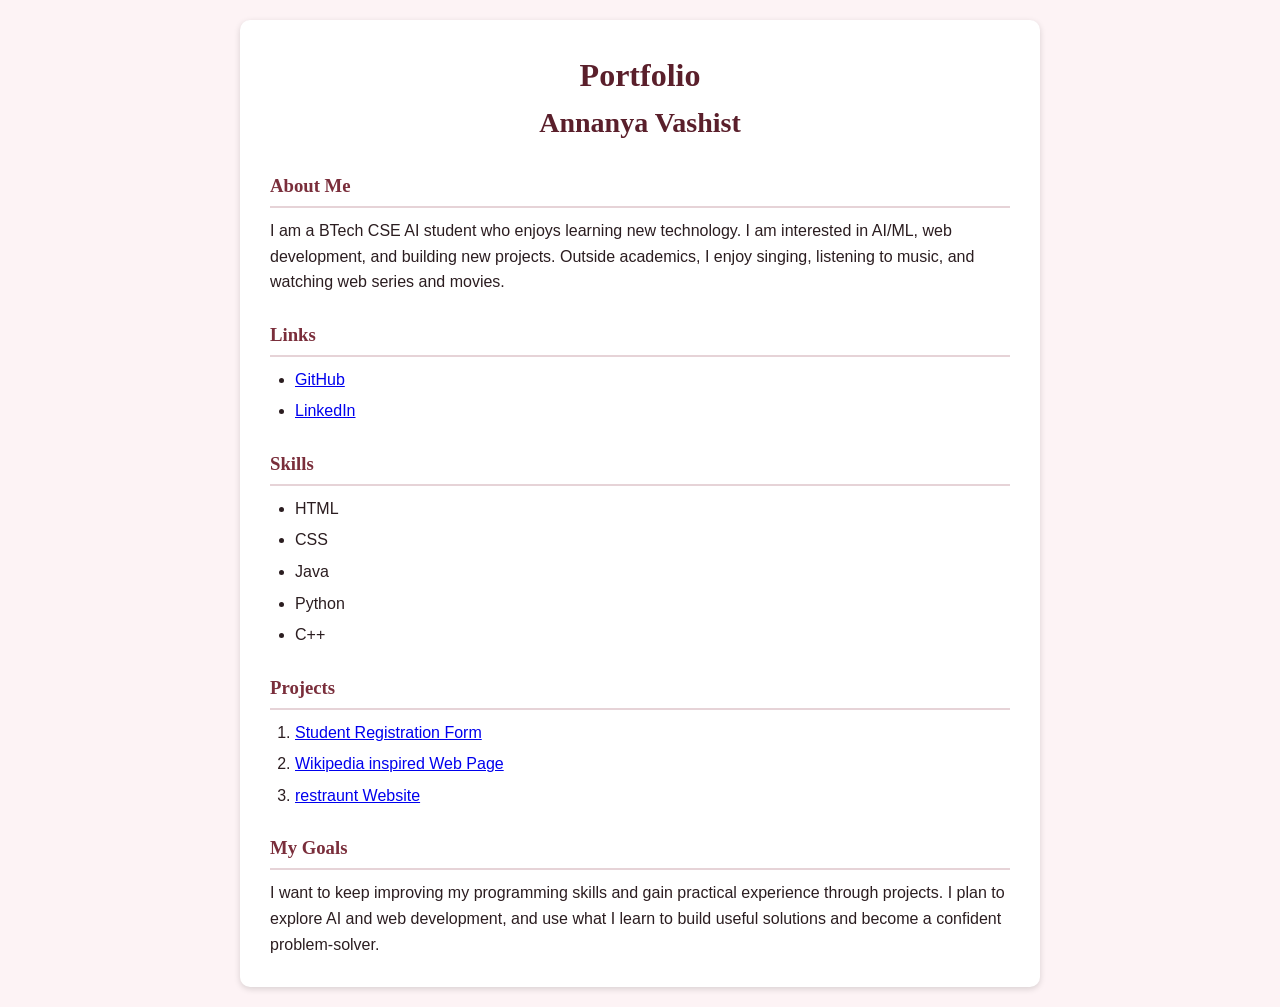
<file: index.html>
<!DOCTYPE html>
<html lang="en">

<head>
    <meta charset="UTF-8">
    <meta name="viewport" content="width=device-width, initial-scale=1.0">
    <title>Portfolio</title>
    <style>
        * {
            margin: 0;
            padding: 0;
            box-sizing: border-box;
        }

        body {
            font-family: Arial, sans-serif;
            font-size: 16px;
            line-height: 1.6;
            color: #2b1d20;
            background-color: #fdf3f5;
            padding: 20px;
        }

        .container {
            max-width: 800px;
            margin: 0 auto;
            background-color: white;
            padding: 30px;
            border-radius: 10px;
            box-shadow: 0 2px 6px rgba(0, 0, 0, 0.15);
        }

        h1 {
            text-align: center;
            font-family: Georgia, serif;
            color: #5a1f2b;
        }

        h2 {
            font-family: Georgia, serif;
            color: #5a1f2b;
            margin-bottom: 10px;
        }

        h2.name {
            text-align: center;
            font-size: 28px;
            margin-bottom: 20px;
        }

        h3 {
            font-family: Georgia, serif;
            color: #7a2e3b;
            border-bottom: 2px solid #e6d3d7;
            padding-bottom: 5px;
            margin: 25px 0 10px 0;
        }

        ul,
        ol {
            margin-left: 25px;
        }

        li {
            margin-bottom: 6px;
        }
    </style>
</head>

<body>
    <div class="container">
        <h1>Portfolio</h1>
        <h2 class="name">Annanya Vashist</h2>

        <h3>About Me</h3>
        <p>I am a BTech CSE AI student who enjoys learning new technology. I am interested in AI/ML, web development,
            and building new projects. Outside academics, I enjoy singing, listening to music, and watching web series
            and movies.</p>

        <h3>Links</h3>
        <ul>
            <li><a href="https://github.com/Annanya-V" target="_blank">GitHub</a></li>
            <li><a href="https://www.linkedin.com/in/annanya-vashist-a24721421?utm_source=share_via&utm_content=profile&utm_medium=member_android" target="_blank">LinkedIn</a></li>
        </ul>

        <h3>Skills</h3>
        <ul>
            <li>HTML</li>
            <li>CSS</li>
            <li>Java</li>
            <li>Python</li>
            <li>C++</li>
        </ul>

        <h3>Projects</h3>
        <ol>
            <li><a href="stuRegForm.html">Student Registration Form</a></li>
            <li><a href="wikipediainspo.html">Wikipedia inspired Web Page</a></li>
            <li><a href="restrauntweb.html">restraunt Website</a></li>
        </ol>

        <h3>My Goals</h3>
        <p>I want to keep improving my programming skills and gain practical experience through projects. I plan to
            explore AI and web development, and use what I learn to build useful solutions and become a confident
            problem-solver.</p>
    </div>
</body>
</file>
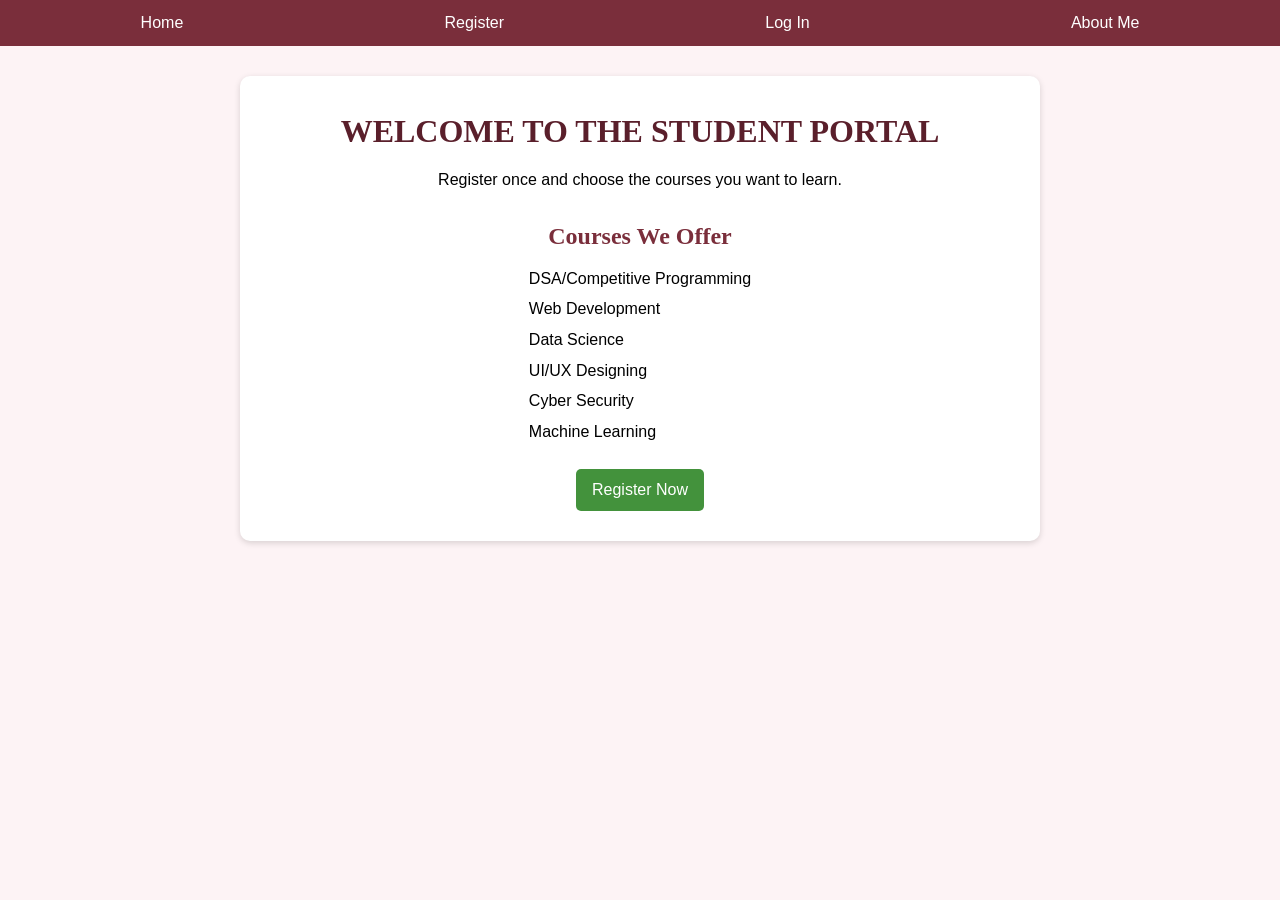
<file: home.html>
<!DOCTYPE html>
<html lang="en">

<head>
    <meta charset="UTF-8">
    <meta name="viewport" content="width=device-width, initial-scale=1.0">
    <title>Home</title>
    <style>
        * {
            margin: 0;
            padding: 0;
            box-sizing: border-box;
        }

        body {
            font-family: Arial, sans-serif;
            font-size: 16px;
            line-height: 1.6;
            background-color: #fdf3f5;
        }

        nav {
            background-color: #7a2e3b;
            padding: 10px;
        }

        ul {
            list-style-type: none;
            display: flex;
            justify-content: space-around;
        }

        ul li a {
            color: white;
            text-decoration: none;
            padding: 5px 10px;
        }

        ul li a:hover {
            background-color: #5a1f2b;
            border-radius: 5px;
        }

        .container {
            max-width: 800px;
            margin: 30px auto;
            background-color: white;
            padding: 30px;
            border-radius: 10px;
            box-shadow: 0 2px 6px rgba(0, 0, 0, 0.15);
            text-align: center;
        }

        h1 {
            font-family: Georgia, serif;
            color: #5a1f2b;
            margin-bottom: 10px;
        }

        h2 {
            font-family: Georgia, serif;
            color: #7a2e3b;
            margin-top: 25px;
            margin-bottom: 10px;
        }

        .courses {
            display: inline-block;
            text-align: left;
        }

        .courses li {
            margin-bottom: 5px;
        }

        .button {
            display: inline-block;
            margin-top: 20px;
            padding: 8px 16px;
            background-color: #43923c;
            color: white;
            text-decoration: none;
            border-radius: 5px;
        }
    </style>
</head>

<body>
    <nav>
        <ul>
            <li><a href="home.html">Home</a></li>
            <li><a href="stuRegForm.html">Register</a></li>
            <li><a href="login.html">Log In</a></li>
            <li><a href="index.html">About Me</a></li>
        </ul>
    </nav>

    <div class="container">
        <h1>WELCOME TO THE STUDENT PORTAL</h1>
        <p>Register once and choose the courses you want to learn.</p>

        <h2>Courses We Offer</h2>
        <ul class="courses">
            <li>DSA/Competitive Programming</li>
            <li>Web Development</li>
            <li>Data Science</li>
            <li>UI/UX Designing</li>
            <li>Cyber Security</li>
            <li>Machine Learning</li>
        </ul>

        <br>
        <a href="stuRegForm.html" class="button">Register Now</a>
    </div>
</body>

</html>
</file>
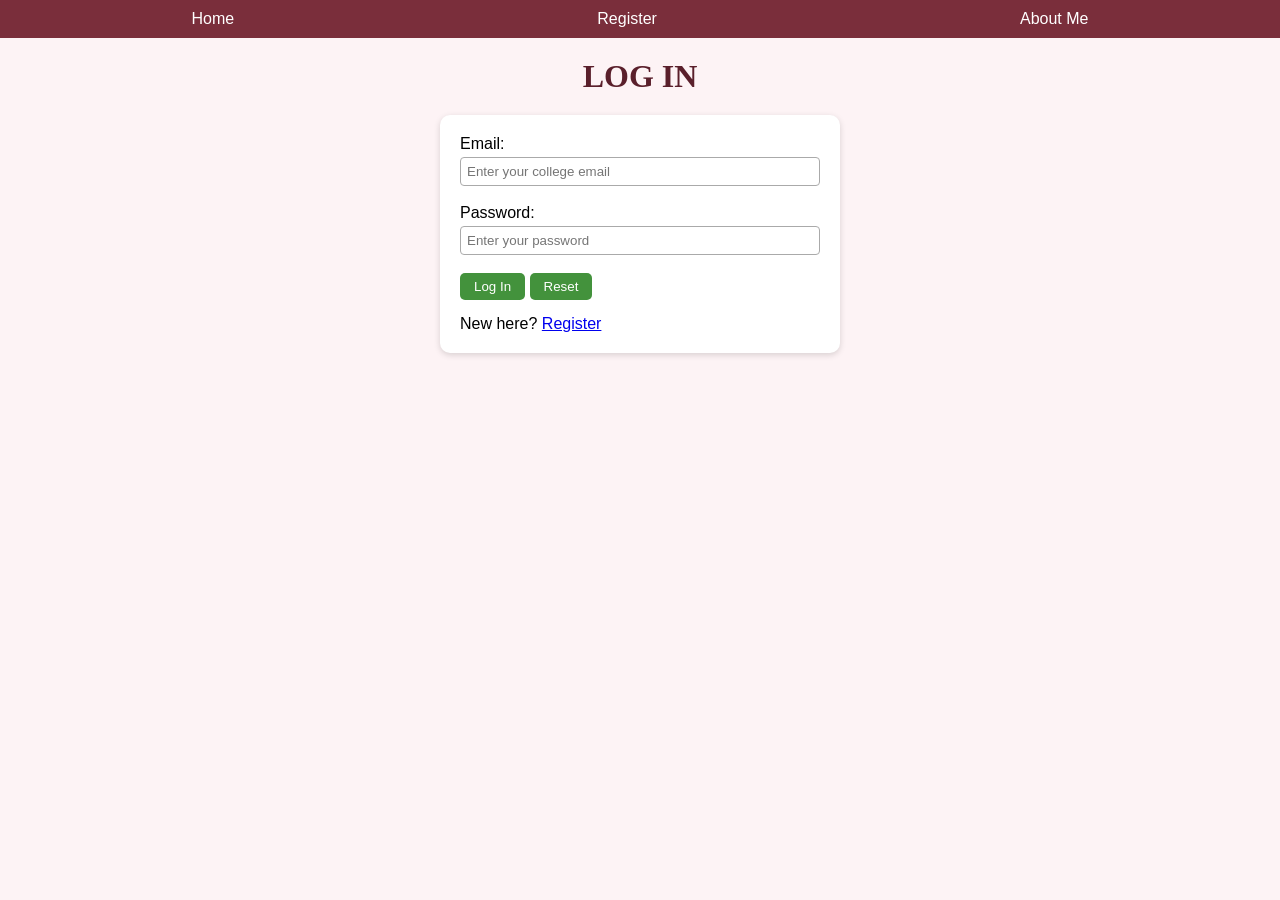
<file: login.html>
<!DOCTYPE html>
<html lang="en">

<head>
    <meta charset="UTF-8">
    <meta name="viewport" content="width=device-width, initial-scale=1.0">
    <title>Log In</title>
    <style>
        * {
            margin: 0;
            padding: 0;
            box-sizing: border-box;
        }

        body {
            font-family: Arial, sans-serif;
            font-size: 16px;
            background-color: #fdf3f5;
        }

        nav {
            background-color: #7a2e3b;
            padding: 10px;
        }

        ul {
            list-style-type: none;
            display: flex;
            justify-content: space-around;
        }

        ul li a {
            color: white;
            text-decoration: none;
            padding: 5px 10px;
        }

        ul li a:hover {
            background-color: #5a1f2b;
            border-radius: 5px;
        }

        h1 {
            text-align: center;
            margin-top: 20px;
            font-family: Georgia, serif;
            color: #5a1f2b;
        }

        form {
            width: 400px;
            margin: 20px auto;
            padding: 20px;
            background-color: white;
            border-radius: 10px;
            box-shadow: 0 2px 6px rgba(0, 0, 0, 0.15);
        }

        input[type="email"],
        input[type="password"] {
            width: 100%;
            padding: 6px;
            margin-top: 4px;
            border: 1px solid #aaa;
            border-radius: 4px;
        }

        button {
            background-color: #43923c;
            color: white;
            padding: 6px 14px;
            border: none;
            border-radius: 5px;
            cursor: pointer;
        }

        p {
            margin-top: 15px;
        }
    </style>
</head>

<body>
    <nav>
        <ul>
            <li><a href="home.html">Home</a></li>
            <li><a href="stuRegForm.html">Register</a></li>
            <li><a href="index.html">About Me</a></li>
        </ul>
    </nav>

    <h1>LOG IN</h1>

    <form>
        <label for="email">Email:</label><br>
        <input type="email" id="email" name="email" placeholder="Enter your college email"><br><br>

        <label for="password">Password:</label><br>
        <input type="password" id="password" name="password" placeholder="Enter your password"><br><br>

        <button type="submit">Log In</button>
        <button type="reset">Reset</button>

        <p>New here? <a href="stuRegForm.html">Register</a></p>
    </form>
</body>

</html>
</file>
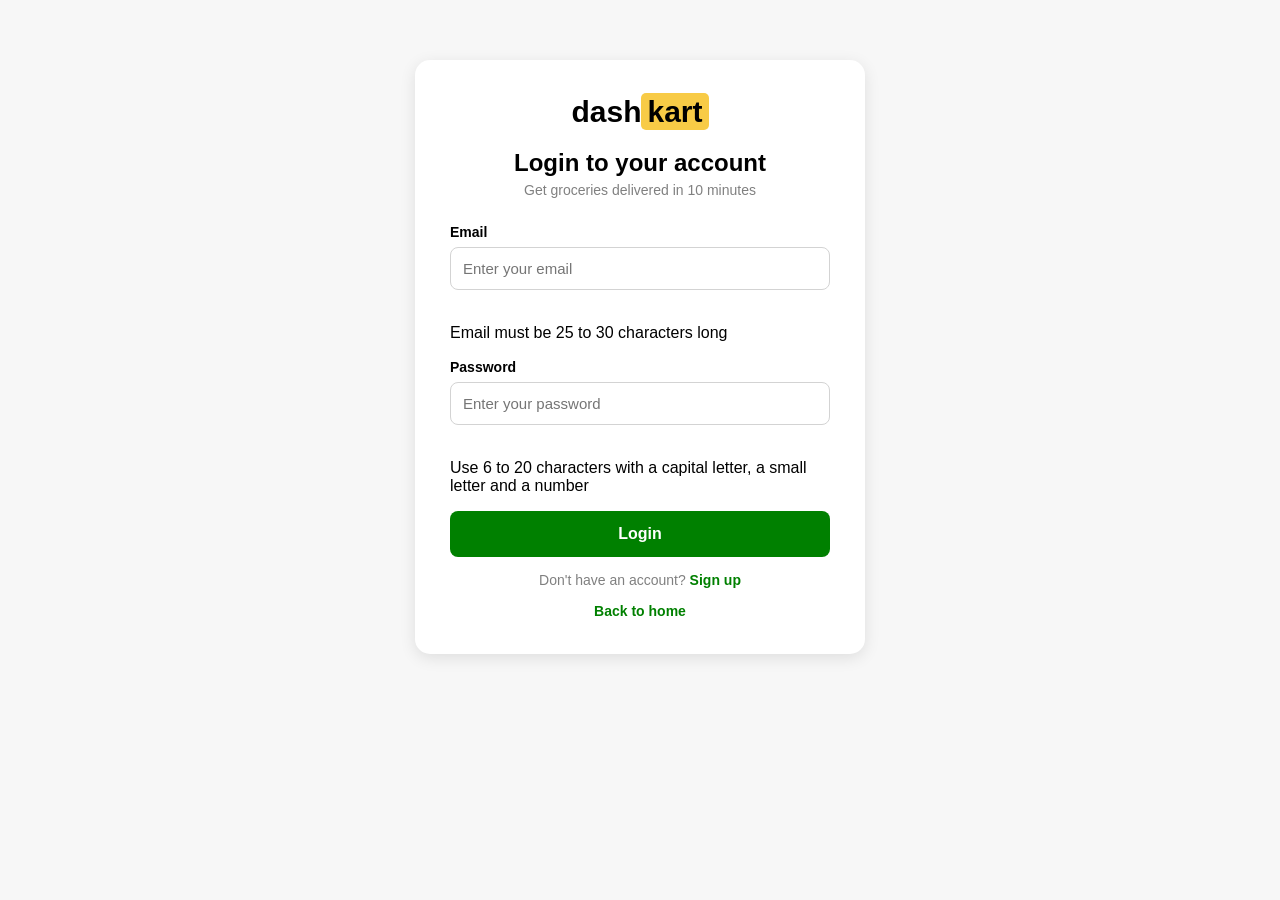
<file: logindash.html>
<!DOCTYPE html>
<html>
<head>
    <title>Login - Dashkart</title>
    <link rel="stylesheet" href="dash.css">
    <link rel="stylesheet" href="stylelogdash.css">
</head>
<body>

    <div class="login-wrapper">
        <div class="login-box">

            <a href="dashkart.html" class="logo-link">
                <h1 class="logo">dash<span>kart</span></h1>
            </a>

            <h2>Login to your account</h2>
            <p class="login-sub">Get groceries delivered in 10 minutes</p>

            <form>
                <label>Email</label>
                <input type="email" placeholder="Enter your email" minlength="3" maxlength="30" required
                    pattern="[a-zA-Z0-9._%+\-]+@[a-zA-Z0-9.\-]+\.[a-zA-Z]{2,}"
                    title="Enter a valid email with 25 to 30 characters, like grocery.shopper01@gmail.com">
                <p class="hint">Email must be 25 to 30 characters long</p>

                <label>Password</label>
                <input type="password" placeholder="Enter your password" minlength="6" maxlength="20" required
                    pattern="(?=.*\d)(?=.*[a-z])(?=.*[A-Z]).{6,20}"
                    title="Password must have 6 to 20 characters with at least one capital letter, one small letter and one number">
                <p class="hint">Use 6 to 20 characters with a capital letter, a small letter and a number</p>

                <button type="submit" class="login-btn">Login</button>
            </form>

            <p class="login-bottom">Don't have an account? <a href="#">Sign up</a></p>
            <p class="login-bottom"><a href="dashkart.html">Back to home</a></p>

        </div>
    </div>

</body>
</html>
</file>
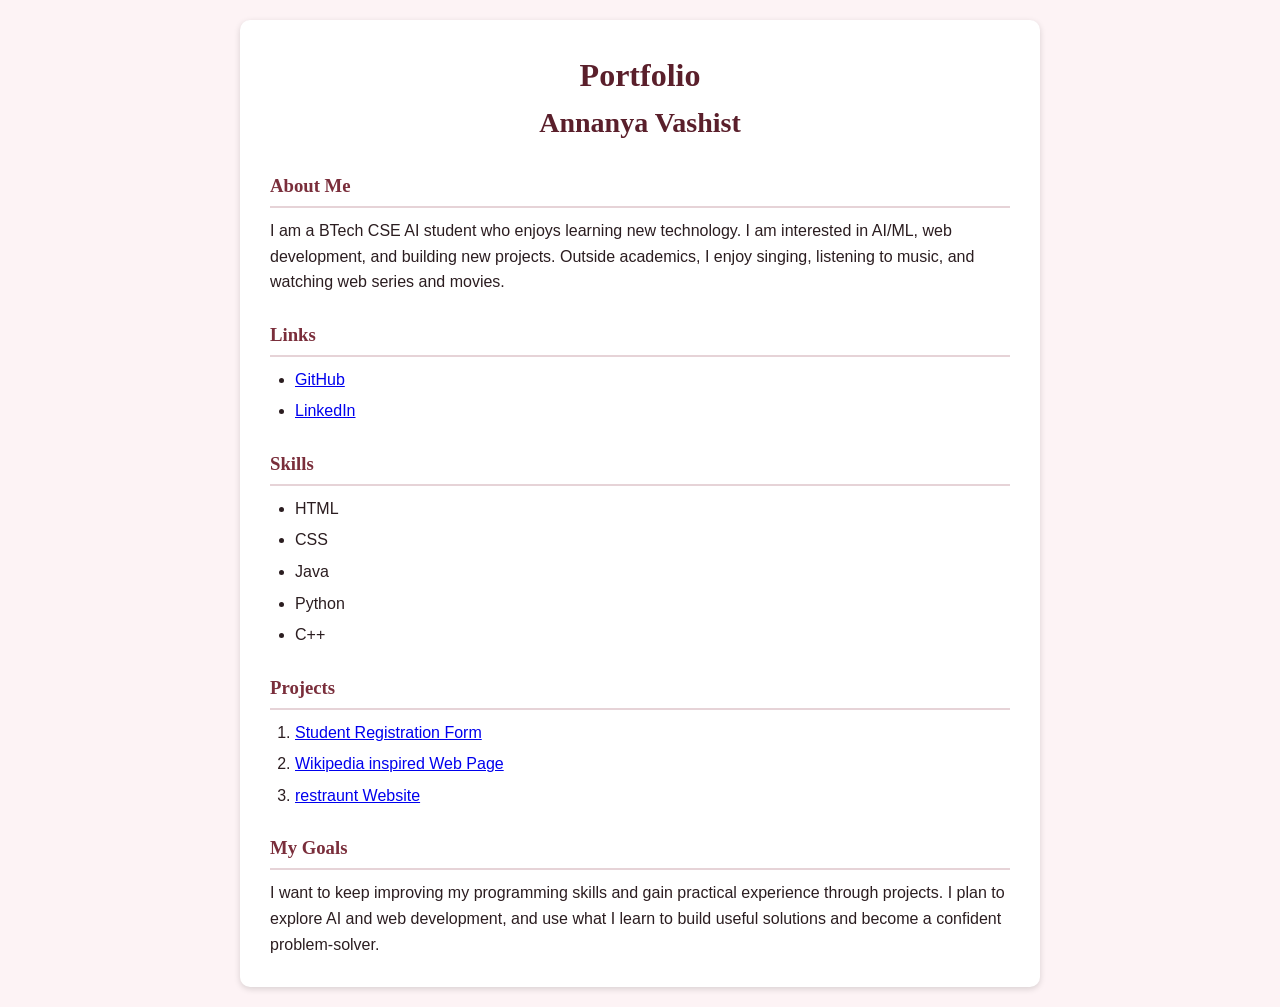
<file: portfolio.html>
<!DOCTYPE html>
<html lang="en">

<head>
    <meta charset="UTF-8">
    <meta name="viewport" content="width=device-width, initial-scale=1.0">
    <title>Portfolio</title>
    <style>
        * {
            margin: 0;
            padding: 0;
            box-sizing: border-box;
        }

        body {
            font-family: Arial, sans-serif;
            font-size: 16px;
            line-height: 1.6;
            color: #2b1d20;
            background-color: #fdf3f5;
            padding: 20px;
        }

        .container {
            max-width: 800px;
            margin: 0 auto;
            background-color: white;
            padding: 30px;
            border-radius: 10px;
            box-shadow: 0 2px 6px rgba(0, 0, 0, 0.15);
        }

        h1 {
            text-align: center;
            font-family: Georgia, serif;
            color: #5a1f2b;
        }

        h2 {
            font-family: Georgia, serif;
            color: #5a1f2b;
            margin-bottom: 10px;
        }

        h2.name {
            text-align: center;
            font-size: 28px;
            margin-bottom: 20px;
        }

        h3 {
            font-family: Georgia, serif;
            color: #7a2e3b;
            border-bottom: 2px solid #e6d3d7;
            padding-bottom: 5px;
            margin: 25px 0 10px 0;
        }

        ul,
        ol {
            margin-left: 25px;
        }

        li {
            margin-bottom: 6px;
        }
    </style>
</head>

<body>
    <div class="container">
        <h1>Portfolio</h1>
        <h2 class="name">Annanya Vashist</h2>

        <h3>About Me</h3>
        <p>I am a BTech CSE AI student who enjoys learning new technology. I am interested in AI/ML, web development,
            and building new projects. Outside academics, I enjoy singing, listening to music, and watching web series
            and movies.</p>

        <h3>Links</h3>
        <ul>
            <li><a href="https://github.com/Annanya-V" target="_blank">GitHub</a></li>
            <li><a href="https://www.linkedin.com/in/annanya-vashist-a24721421?utm_source=share_via&utm_content=profile&utm_medium=member_android" target="_blank">LinkedIn</a></li>
        </ul>

        <h3>Skills</h3>
        <ul>
            <li>HTML</li>
            <li>CSS</li>
            <li>Java</li>
            <li>Python</li>
            <li>C++</li>
        </ul>

        <h3>Projects</h3>
        <ol>
            <li><a href="stuRegForm.html">Student Registration Form</a></li>
            <li><a href="wikipediainspo.html">Wikipedia inspired Web Page</a></li>
            <li><a href="restrauntweb.html">restraunt Website</a></li>
        </ol>

        <h3>My Goals</h3>
        <p>I want to keep improving my programming skills and gain practical experience through projects. I plan to
            explore AI and web development, and use what I learn to build useful solutions and become a confident
            problem-solver.</p>
    </div>
</body>
</file>
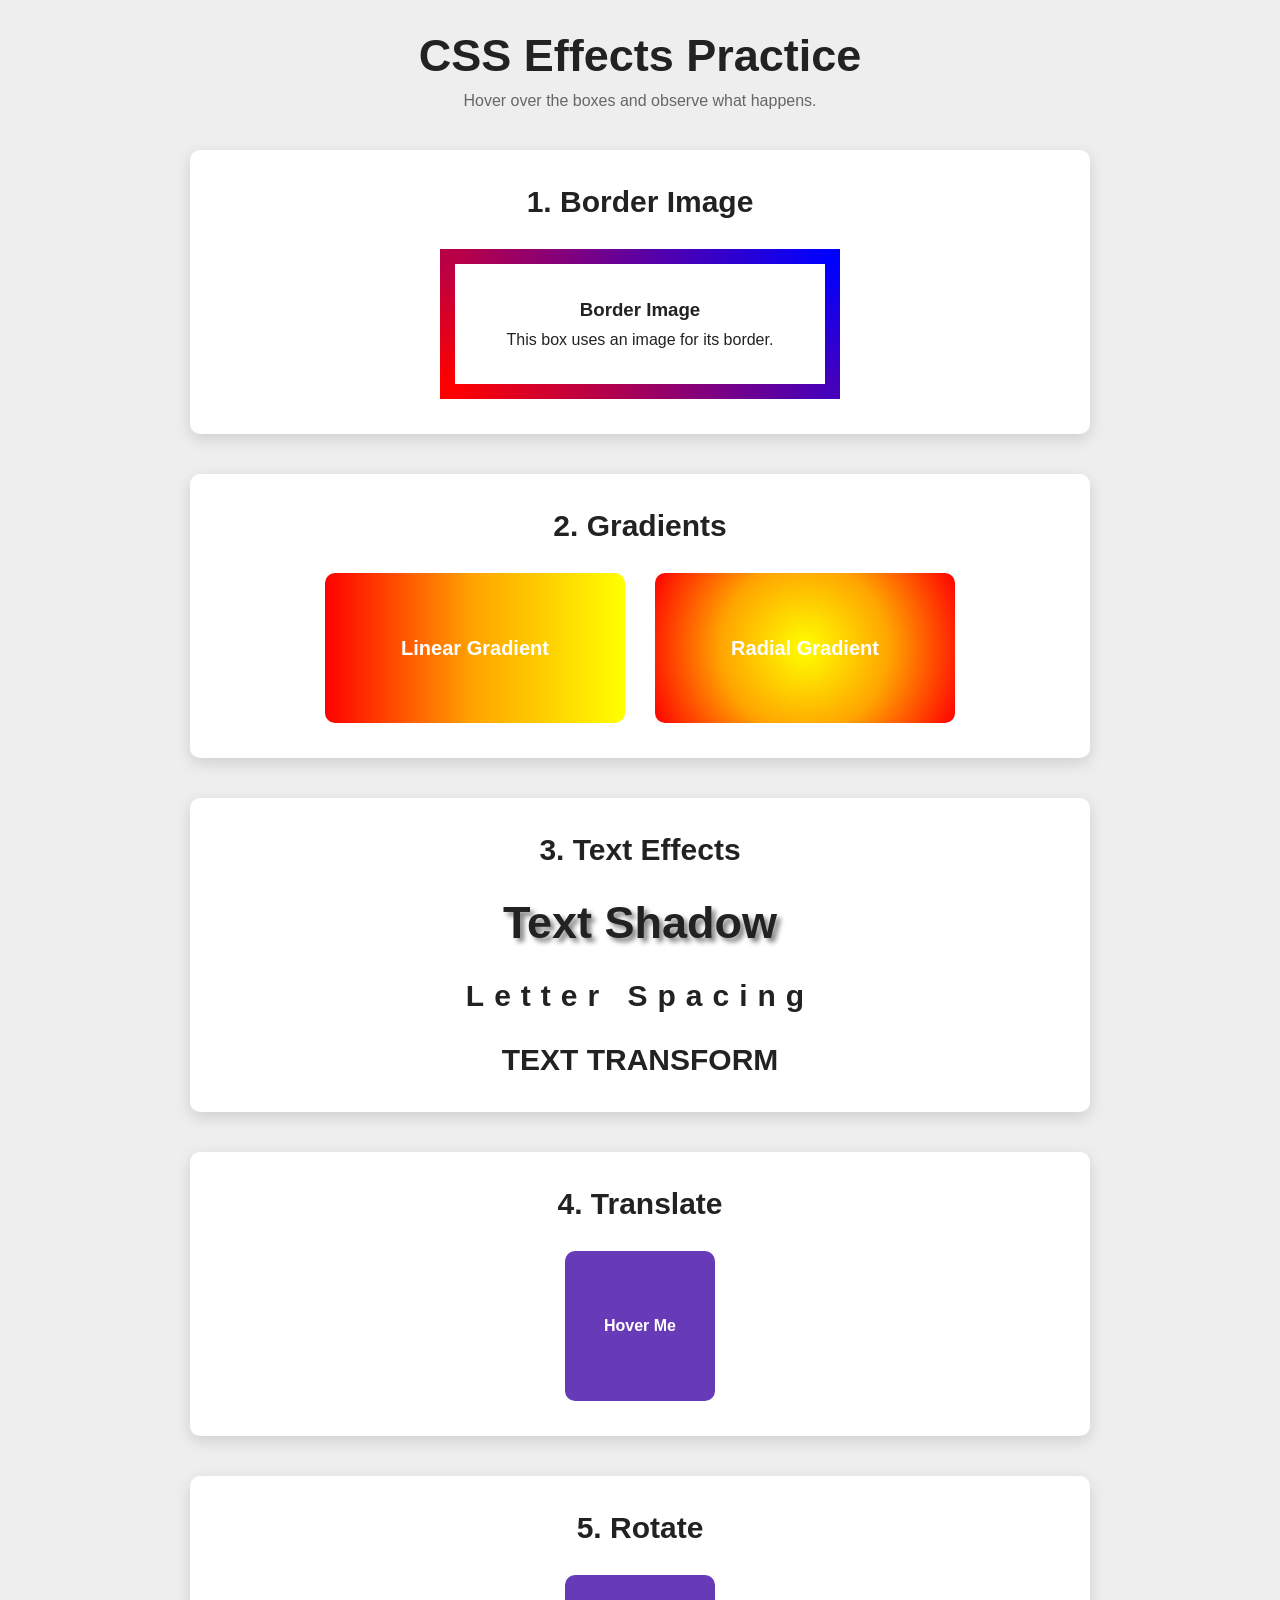
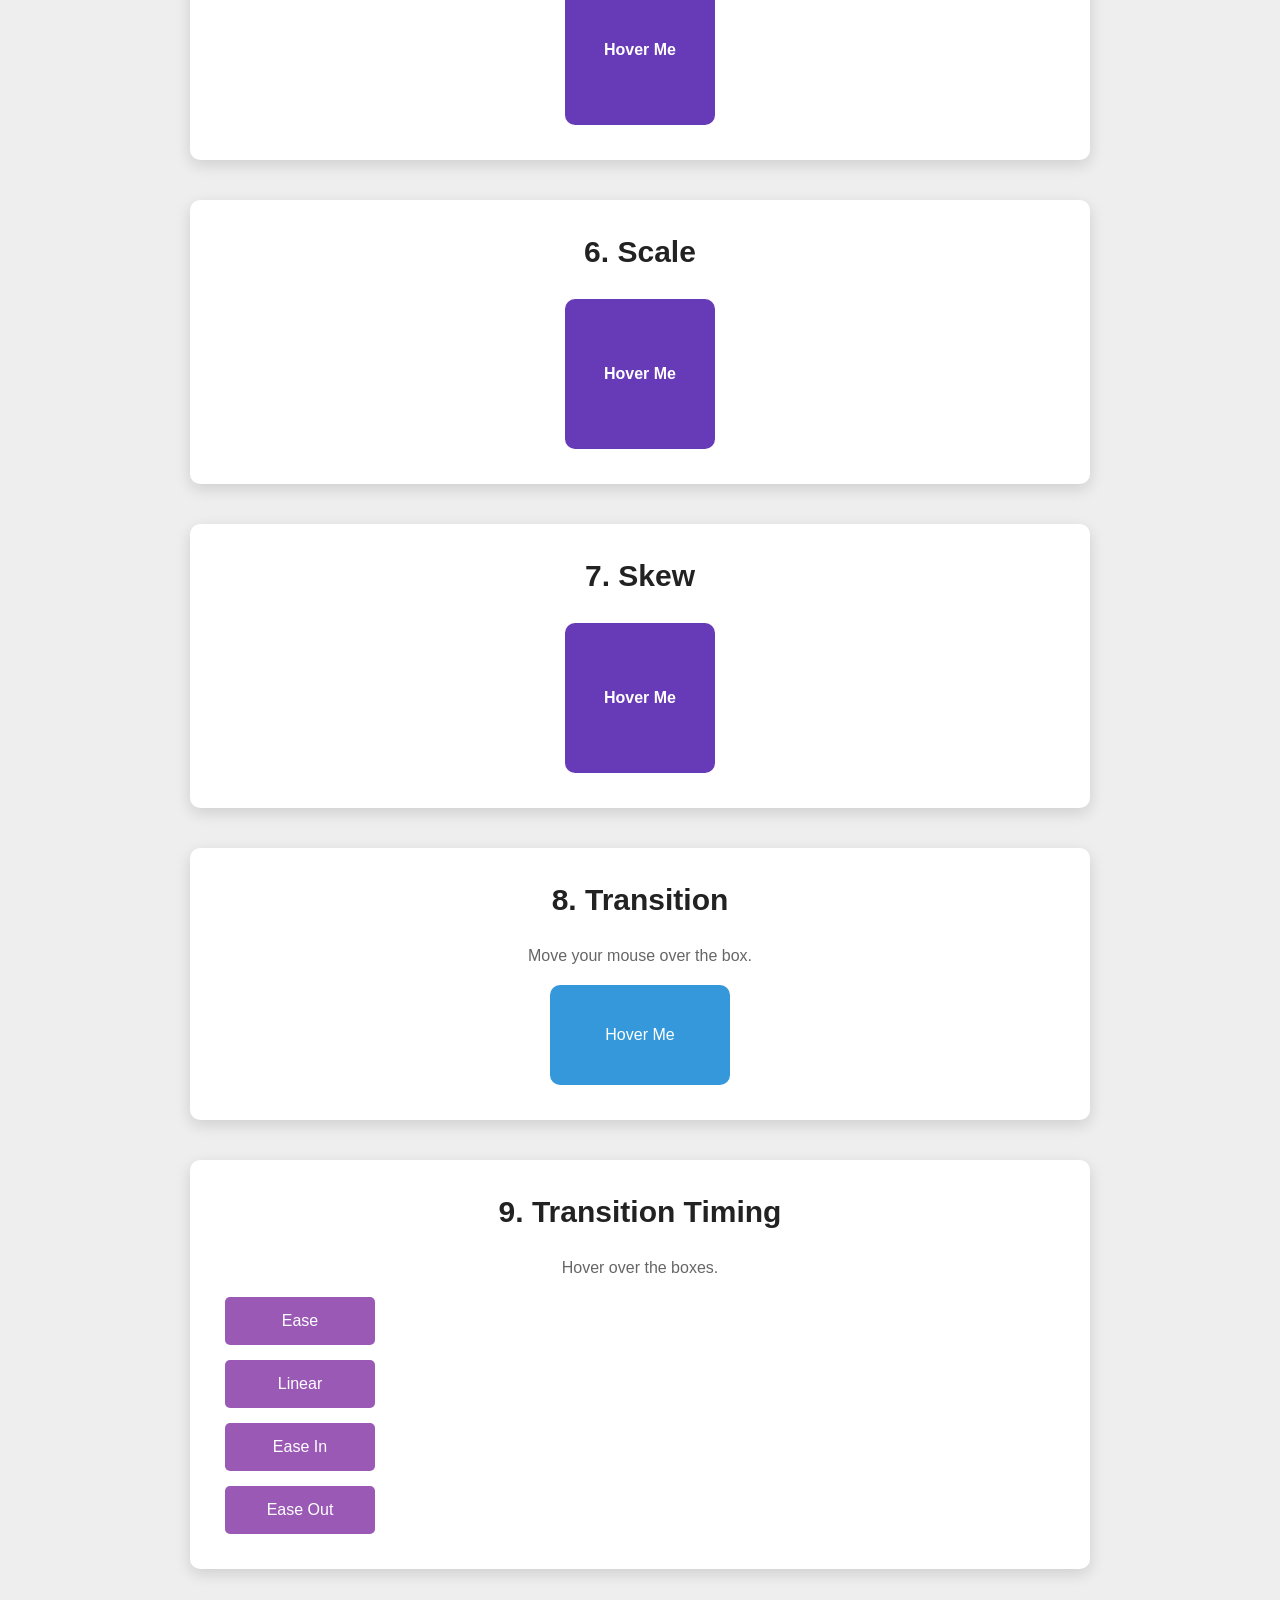
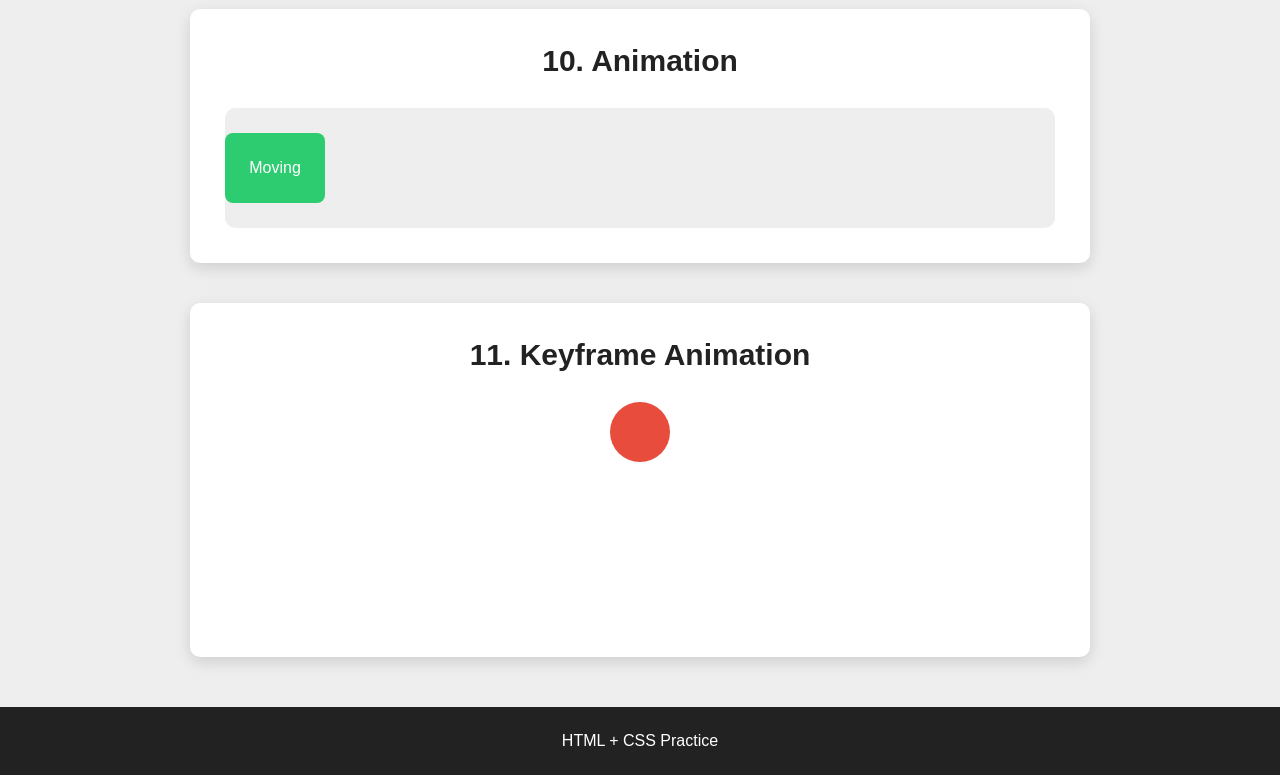
<file: properties.html>
<!DOCTYPE html>
<html lang="en">

<head>

    <meta charset="UTF-8">

    <meta name="viewport" content="width=device-width, initial-scale=1.0">

    <title>CSS Effects Practice</title>
    <style>
    * {
    margin: 0;
    padding: 0;
    box-sizing: border-box;
}

body {

    font-family: Arial, sans-serif;

    background-color: #eeeeee;

    color: #222;

    padding-top: 30px;
}



body > h1 {

    text-align: center;

    font-size: 45px;

    margin-bottom: 10px;
}

.intro {

    text-align: center;

    color: #666;

    margin-bottom: 40px;
}




section {

    width: 90%;

    max-width: 900px;

    margin: 40px auto;

    padding: 35px;

    background-color: white;

    border-radius: 10px;

    box-shadow: 0 5px 15px #0002;
}

section h2 {

    text-align: center;

    margin-bottom: 30px;

    font-size: 30px;
}


.boxes {

    display: flex;

    justify-content: center;

    align-items: center;

    gap: 30px;

    flex-wrap: wrap;
}



.border-image-box {

    width: 400px;

    margin: auto;

    padding: 35px;

    text-align: center;

    border: 15px solid transparent;

    border-image:
        linear-gradient(
            45deg,
            red,
            blue
        ) 1;
}

.border-image-box h3 {

    margin-bottom: 10px;
}


.box {

    width: 300px;

    height: 150px;

    display: flex;

    justify-content: center;

    align-items: center;

    color: white;

    font-size: 20px;

    font-weight: bold;

    border-radius: 10px;
}


.linear {

    background:
        linear-gradient(
            to right,
            red,
            orange,
            yellow
        );
}



.radial {

    background:
        radial-gradient(
            circle,
            yellow,
            orange,
            red
        );
}



.text-box {

    text-align: center;
}

.shadow {

    font-size: 45px;

    text-shadow:
        4px 4px 5px gray;

    margin-bottom: 30px;
}


.spacing {

    font-size: 30px;

    letter-spacing: 10px;

    margin-bottom: 30px;
}


.uppercase {

    font-size: 30px;

    text-transform: uppercase;
}



.transform-box {

    width: 150px;

    height: 150px;

    display: flex;

    justify-content: center;

    align-items: center;

    background-color: #673ab7;

    color: white;

    border-radius: 10px;

    font-weight: bold;

    cursor: pointer;
}



.translate:hover {

    transform: translate(50px, -20px);
}



.rotate:hover {

    transform: rotate(30deg);
}



.scale:hover {

    transform: scale(1.3);
}



.skew:hover {

    transform: skew(20deg);
}



.instruction {

    text-align: center;

    color: #666;

    margin-bottom: 20px;
}


.transition-box {

    width: 180px;

    height: 100px;

    margin: auto;

    display: flex;

    justify-content: center;

    align-items: center;

    background-color: #3498db;

    color: white;

    border-radius: 10px;

    cursor: pointer;

    transition:
        transform 0.5s ease,
        background-color 0.5s ease,
        box-shadow 0.5s ease;
}


.transition-box:hover {

    transform: scale(1.2);

    background-color: #e74c3c;

    box-shadow:
        0 10px 20px #0005;
}



.timing-boxes {

    display: flex;

    flex-direction: column;

    gap: 15px;
}


.timing {

    width: 150px;

    padding: 15px;

    background-color: #9b59b6;

    color: white;

    text-align: center;

    border-radius: 5px;

    cursor: pointer;
}


/* Ease */

.ease {

    transition:
        width 2s ease;
}


/* Linear */

.linear-timing {

    transition:
        width 2s linear;
}


/* Ease In */

.ease-in {

    transition:
        width 2s ease-in;
}


/* Ease Out */

.ease-out {

    transition:
        width 2s ease-out;
}



.timing-boxes:hover .timing {

    width: 90%;
}




.animation-area {

    height: 120px;

    background-color: #eeeeee;

    border-radius: 10px;

    position: relative;

    overflow: hidden;
}


.moving-box {

    width: 100px;

    height: 70px;

    background-color: #2ecc71;

    color: white;

    display: flex;

    justify-content: center;

    align-items: center;

    border-radius: 8px;

    position: absolute;

    top: 25px;

    left: 0;

    animation:
        move 3s linear infinite;
}


/* Animation */

@keyframes move {

    from {

        left: 0;
    }

    to {

        left: calc(100% - 100px);
    }

}



.bounce-area {

    height: 220px;

    display: flex;

    justify-content: center;

    align-items: flex-start;
}


.ball {

    width: 60px;

    height: 60px;

    background-color: #e74c3c;

    border-radius: 50%;

    animation:
        bounce 1s ease-in-out infinite;
}


@keyframes bounce {

    0% {

        transform: translateY(0);
    }

    50% {

        transform: translateY(130px);
    }

    100% {

        transform: translateY(0);
    }

}



footer {

    margin-top: 50px;

    padding: 25px;

    text-align: center;

    background-color: #222;

    color: white;
} </style>

</head>

<body>

    <h1>CSS Effects Practice</h1>

    <p class="intro">
        Hover over the boxes and observe what happens.
    </p>

    <section>

        <h2>1. Border Image</h2>

        <div class="border-image-box">

            <h3>Border Image</h3>

            <p>
                This box uses an image for its border.
            </p>

        </div>

    </section>


    <section>

        <h2>2. Gradients</h2>

        <div class="boxes">

            <div class="box linear">
                Linear Gradient
            </div>

            <div class="box radial">
                Radial Gradient
            </div>

        </div>

    </section>


    <section>

        <h2>3. Text Effects</h2>

        <div class="text-box">

            <h3 class="shadow">
                Text Shadow
            </h3>

            <h3 class="spacing">
                Letter Spacing
            </h3>

            <h3 class="uppercase">
                text transform
            </h3>

        </div>

    </section>


    <section>

        <h2>4. Translate</h2>

        <div class="boxes">

            <div class="transform-box translate">
                Hover Me
            </div>

        </div>

    </section>



    <section>

        <h2>5. Rotate</h2>

        <div class="boxes">

            <div class="transform-box rotate">
                Hover Me
            </div>

        </div>

    </section>



    <section>

        <h2>6. Scale</h2>

        <div class="boxes">

            <div class="transform-box scale">
                Hover Me
            </div>

        </div>

    </section>



    <section>

        <h2>7. Skew</h2>

        <div class="boxes">

            <div class="transform-box skew">
                Hover Me
            </div>

        </div>

    </section>



    <section>

        <h2>8. Transition</h2>

        <p class="instruction">
            Move your mouse over the box.
        </p>

        <div class="transition-box">
            Hover Me
        </div>

    </section>



    <section>

        <h2>9. Transition Timing</h2>

        <p class="instruction">
            Hover over the boxes.
        </p>

        <div class="timing-boxes">

            <div class="timing ease">
                Ease
            </div>

            <div class="timing linear-timing">
                Linear
            </div>

            <div class="timing ease-in">
                Ease In
            </div>

            <div class="timing ease-out">
                Ease Out
            </div>

        </div>

    </section>


    <section>

        <h2>10. Animation</h2>

        <div class="animation-area">

            <div class="moving-box">
                Moving
            </div>

        </div>

    </section>



    <section>

        <h2>11. Keyframe Animation</h2>

        <div class="bounce-area">

            <div class="ball"></div>

        </div>

    </section>


    <footer>

        <p>
            HTML + CSS Practice
        </p>

    </footer>


</body>

</html>
</file>
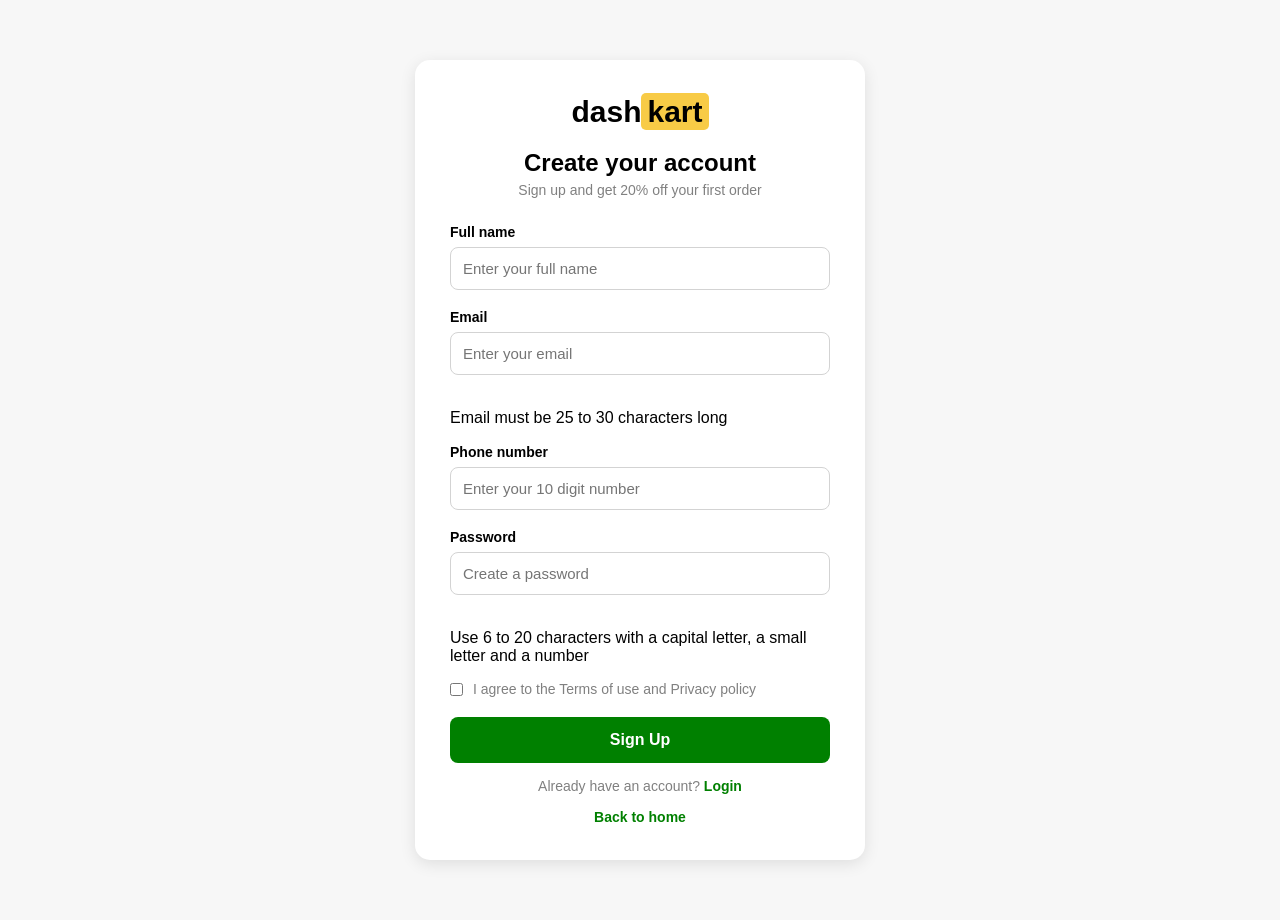
<file: signupdashkart.html>
<!DOCTYPE html>
<html>
<head>
    <title>Sign Up - Dashkart</title>
    <link rel="stylesheet" href="dash.css">
    <link rel="stylesheet" href="stylelogdash.css">
</head>
<body>

    <div class="login-wrapper">
        <div class="login-box">

            <a href="dashkart.html" class="logo-link">
                <h1 class="logo">dash<span>kart</span></h1>
            </a>

            <h2>Create your account</h2>
            <p class="login-sub">Sign up and get 20% off your first order</p>

            <form>
                <label>Full name</label>
                <input type="text" placeholder="Enter your full name" minlength="3" maxlength="30" required
                    pattern="[A-Za-z ]{3,30}"
                    title="Name can only have letters and spaces (3 to 30 characters)">

                <label>Email</label>
                <input type="email" placeholder="Enter your email" minlength="25" maxlength="30" required
                    pattern="[a-zA-Z0-9._%+\-]+@[a-zA-Z0-9.\-]+\.[a-zA-Z]{2,}"
                    title="Enter a valid email with 25 to 30 characters, like grocery.shopper01@gmail.com">
                <p class="hint">Email must be 25 to 30 characters long</p>

                <label>Phone number</label>
                <input type="tel" placeholder="Enter your 10 digit number" minlength="10" maxlength="10" required
                    pattern="[6-9][0-9]{9}"
                    title="Enter a 10 digit mobile number starting with 6, 7, 8 or 9">

                <label>Password</label>
                <input type="password" placeholder="Create a password" minlength="6" maxlength="20" required
                    pattern="(?=.*\d)(?=.*[a-z])(?=.*[A-Z]).{6,20}"
                    title="Password must have 6 to 20 characters with at least one capital letter, one small letter and one number">
                <p class="hint">Use 6 to 20 characters with a capital letter, a small letter and a number</p>

                <div class="terms">
                    <input type="checkbox" id="terms" required>
                    <label for="terms">I agree to the Terms of use and Privacy policy</label>
                </div>

                <button type="submit" class="login-btn">Sign Up</button>
            </form>

            <p class="login-bottom">Already have an account? <a href="login.html">Login</a></p>
            <p class="login-bottom"><a href="dashkart.html">Back to home</a></p>

        </div>
    </div>

</body>
</html>
</file>
<file: dash.css>
body {
    margin: 0;
    font-family: Arial, sans-serif;
    background-color: #f7f7f7;
}
.popup-bg {
    position: fixed;
    top: 0;
    left: 0;
    width: 100%;
    height: 100%;
    background-color: rgba(0, 0, 0, 0.6);
    display: flex;
    align-items: center;
    justify-content: center;
    z-index: 100;
}

.popup-box {
    background-color: white;
    width: 380px;
    max-width: 90%;
    border-radius: 15px;
    text-align: center;
    position: relative;
    overflow: hidden;
}

.popup-top {
    background: linear-gradient(to right, #ff9f43, #f8cb46);
    padding: 30px 20px;
}

.popup-top h2 {
    margin: 0 0 5px 0;
    font-size: 28px;
}

.popup-top p {
    margin: 0;
}

.popup-body {
    padding: 25px;
}

.popup-body h3 {
    margin: 0 0 8px 0;
    font-size: 22px;
}

.popup-body p {
    margin: 0;
    color: gray;
}

.coupon {
    border: 2px dashed green;
    color: green;
    font-size: 24px;
    font-weight: bold;
    padding: 10px;
    border-radius: 8px;
    margin: 20px 0;
}

.popup-btn {
    width: 100%;
    background-color: green;
    color: white;
    border: none;
    padding: 14px;
    border-radius: 8px;
    font-size: 16px;
    font-weight: bold;
    cursor: pointer;
}

.popup-btn:hover {
    background-color: darkgreen;
}

.popup-close {
    position: absolute;
    top: 10px;
    right: 10px;
    width: 32px;
    height: 32px;
    border: none;
    border-radius: 50%;
    background-color: white;
    font-size: 14px;
    cursor: pointer;
}

.header {
    display: flex;
    align-items: center;
    gap: 20px;
    padding: 15px 30px;
    background-color: white;
    box-shadow: 0 2px 8px rgba(0, 0, 0, 0.08);
    position: sticky;
    top: 0;
    z-index: 10;
}

.logo {
    margin: 0;
    font-size: 30px;
}

.logo span {
    background-color: #f8cb46;
    padding: 2px 6px;
    border-radius: 5px;
}

.delivery {
    font-size: 14px;
    color: gray;
}

.search {
    flex: 1;
    padding: 12px;
    border: 1px solid lightgray;
    border-radius: 8px;
    font-size: 15px;
}

.search:focus {
    outline: 2px solid green;
}

.login {
    background-color: white;
    border: none;
    font-size: 16px;
    cursor: pointer;
}

.cart {
    background-color: green;
    color: white;
    border: none;
    padding: 12px 20px;
    border-radius: 8px;
    font-size: 15px;
    cursor: pointer;
}

.cart:hover {
    background-color: darkgreen;
}

.banner {
    background: linear-gradient(to right, #f8cb46, #ff9f43);
    text-align: center;
    padding: 70px 20px;
    margin: 20px 30px;
    border-radius: 15px;
}

.banner h2 {
    font-size: 44px;
    margin: 0 0 10px 0;
}

.banner p {
    font-size: 18px;
    margin: 0 0 25px 0;
}

.order-btn {
    background-color: black;
    color: white;
    border: none;
    padding: 12px 25px;
    border-radius: 8px;
    font-size: 16px;
    cursor: pointer;
}

.order-btn:hover {
    background-color: green;
}
html {
    scroll-behavior: smooth;
}

#items {
    scroll-margin-top: 90px;
}

.container {
    padding: 10px 30px;
    margin-bottom: 20px;
}

.container h2 {
    margin-top: 30px;
}

.row {
    display: flex;
    gap: 15px;
    flex-wrap: wrap;
}

.promo {
    flex: 1;
    min-width: 250px;
    padding: 30px;
    border-radius: 15px;
    display: flex;
    align-items: center;
    justify-content: space-between;
    gap: 15px;
}

.promo h3 {
    margin: 0 0 8px 0;
    font-size: 22px;
}

.promo p {
    margin: 0;
}

.promo img {
    width: 120px;
    height: 120px;
    object-fit: cover;
    border-radius: 10px;
}

.promo1 {
    background-color: #bfe3c5;
}

.promo2 {
    background-color: #fbc6bd;
}

.promo3 {
    background-color: #c9d9f5;
}

.category {
    flex: 1;
    min-width: 140px;
    height: 130px;
    background-color: #f2f2f2;
    border-radius: 10px;
    overflow: hidden;
    display: flex;
    flex-direction: column;
    text-align: center;
    box-shadow: 0 2px 6px rgba(0, 0, 0, 0.1);
    transition: transform 0.2s;
    cursor: pointer;
}

.category:hover {
    transform: translateY(-5px);
}

.category img {
    width: 100%;
    flex: 1;
    min-height: 0;
    object-fit: cover;
    display: block;
}

.category p {
    margin: 0;
    padding: 6px 0;
    font-size: 14px;
}

.product {
    flex: 1;
    min-width: 200px;
    background-color: white;
    border-radius: 10px;
    padding: 15px;
    text-align: center;
    box-shadow: 0 2px 8px rgba(0, 0, 0, 0.1);
    transition: transform 0.2s;
}

.product:hover {
    transform: translateY(-5px);
    box-shadow: 0 6px 16px rgba(0, 0, 0, 0.15);
}

.product img {
    width: 100%;
    height: 130px;
    object-fit: contain;
    background-color: #f2f2f2;
    border-radius: 10px;
}

.product h3 {
    margin: 10px 0 0 0;
}

.product p {
    margin: 5px 0;
    color: gray;
}

.product .time {
    display: inline-block;
    background-color: #f2f2f2;
    padding: 3px 8px;
    border-radius: 5px;
    font-size: 11px;
    font-weight: bold;
    margin-top: 10px;
}

.product .price {
    color: black;
    font-weight: bold;
}

.old-price {
    color: gray;
    text-decoration: line-through;
    font-weight: normal;
    font-size: 14px;
}

.product button {
    background-color: #e8f5ea;
    color: green;
    border: 1px solid green;
    padding: 8px 25px;
    border-radius: 6px;
    font-weight: bold;
    cursor: pointer;
}

.product button:hover {
    background-color: green;
    color: white;
}

.why {
    flex: 1;
    min-width: 250px;
    background-color: white;
    padding: 25px;
    border-radius: 12px;
    box-shadow: 0 2px 8px rgba(0, 0, 0, 0.1);
}

.why h3 {
    margin: 0 0 8px 0;
    color: green;
}

.why p {
    margin: 0;
    color: gray;
}

.footer {
    background-color: #1f1f1f;
    color: #bbbbbb;
    margin-top: 50px;
    padding: 40px 30px 20px 30px;
}

.footer-top {
    display: flex;
    justify-content: space-between;
    flex-wrap: wrap;
    gap: 30px;
    max-width: 1000px;
    margin: 0 auto;
}

.footer-col {
    width: 200px;
}

.footer-col h3 {
    color: #f8cb46;
    font-size: 28px;
    margin: 0 0 10px 0;
}

.footer-col h4 {
    color: white;
    margin: 0 0 12px 0;
}

.footer-col p {
    font-size: 14px;
    line-height: 1.5;
}

.footer-col a {
    display: block;
    color: #bbbbbb;
    text-decoration: none;
    font-size: 14px;
    margin-bottom: 8px;
}

.footer-col a:hover {
    color: #f8cb46;
}

.footer-bottom {
    text-align: center;
    font-size: 13px;
    border-top: 1px solid #444444;
    margin-top: 30px;
    padding-top: 20px;
}
</file>
<file: stylelogdash.css>
.logo-link {
    text-decoration: none;
    color: black;
}

.login-wrapper {
    display: flex;
    justify-content: center;
    padding: 60px 20px;
}

.login-box {
    background-color: white;
    width: 380px;
    padding: 35px;
    border-radius: 15px;
    box-shadow: 0 4px 16px rgba(0, 0, 0, 0.1);
    text-align: center;
}

.login-box h2 {
    margin: 20px 0 5px 0;
}

.login-sub {
    color: gray;
    font-size: 14px;
    margin: 0 0 25px 0;
}

.login-box form {
    text-align: left;
}

.login-box label {
    font-size: 14px;
    font-weight: bold;
}

.login-box input {
    width: 100%;
    box-sizing: border-box;
    padding: 12px;
    margin: 6px 0 18px 0;
    border: 1px solid lightgray;
    border-radius: 8px;
    font-size: 15px;
}

.login-box input:focus {
    outline: 2px solid green;
}
/* Checkbox row on the sign up page */
.terms {
    display: flex;
    align-items: center;
    margin-bottom: 20px;
}

.login-box .terms input {
    width: auto;
    margin: 0 10px 0 0;
}

.login-box .terms label {
    font-weight: normal;
    color: gray;
}

.login-btn {
    width: 100%;
    background-color: green;
    color: white;
    border: none;
    padding: 14px;
    border-radius: 8px;
    font-size: 16px;
    font-weight: bold;
    cursor: pointer;
}

.login-btn:hover {
    background-color: darkgreen;
}

.login-bottom {
    font-size: 14px;
    color: gray;
    margin: 15px 0 0 0;
}

.login-bottom a {
    color: green;
    font-weight: bold;
    text-decoration: none;
}

.cart-layout {
    display: flex;
    gap: 20px;
    flex-wrap: wrap;
    align-items: flex-start;
    padding: 20px 30px;
}

.cart-items {
    flex: 2;
    min-width: 320px;
    background-color: white;
    padding: 20px;
    border-radius: 12px;
    box-shadow: 0 2px 8px rgba(0, 0, 0, 0.1);
}

.cart-items h2 {
    margin: 0 0 10px 0;
}

.delivery-note {
    background-color: #e8f5ea;
    color: green;
    padding: 10px 15px;
    border-radius: 8px;
    font-size: 14px;
    margin: 0 0 10px 0;
}

.cart-item {
    display: flex;
    align-items: center;
    gap: 15px;
    padding: 15px 0;
    border-bottom: 1px solid #eeeeee;
}

.cart-item img {
    width: 70px;
    height: 70px;
    object-fit: contain;
    background-color: #f2f2f2;
    border-radius: 8px;
}

.cart-info {
    flex: 1;
}

.cart-info h3 {
    margin: 0 0 5px 0;
    font-size: 16px;
}

.cart-info p {
    margin: 0;
    color: gray;
    font-size: 14px;
}

.qty-box {
    display: flex;
    align-items: center;
    gap: 10px;
    background-color: green;
    color: white;
    border-radius: 8px;
    padding: 4px 10px;
}

.qty-box button {
    background: none;
    border: none;
    color: white;
    font-size: 18px;
    cursor: pointer;
}

.cart-price {
    width: 70px;
    text-align: right;
    font-weight: bold;
    margin: 0;
}

.continue {
    display: inline-block;
    margin-top: 20px;
    color: green;
    font-weight: bold;
    text-decoration: none;
}

.bill {
    flex: 1;
    min-width: 260px;
    background-color: white;
    padding: 20px;
    border-radius: 12px;
    box-shadow: 0 2px 8px rgba(0, 0, 0, 0.1);
}

.bill h2 {
    margin: 0 0 15px 0;
}

.bill-row {
    display: flex;
    justify-content: space-between;
    margin: 12px 0;
    color: gray;
}

.free {
    color: green;
    font-weight: bold;
}

.bill-total {
    color: black;
    font-weight: bold;
    font-size: 18px;
    border-top: 1px solid #eeeeee;
    padding-top: 15px;
}

.pay-btn {
    width: 100%;
    background-color: green;
    color: white;
    border: none;
    padding: 14px;
    border-radius: 8px;
    font-size: 16px;
    font-weight: bold;
    cursor: pointer;
    margin-top: 10px;
}

.pay-btn:hover {
    background-color: darkgreen;
}
</file>
